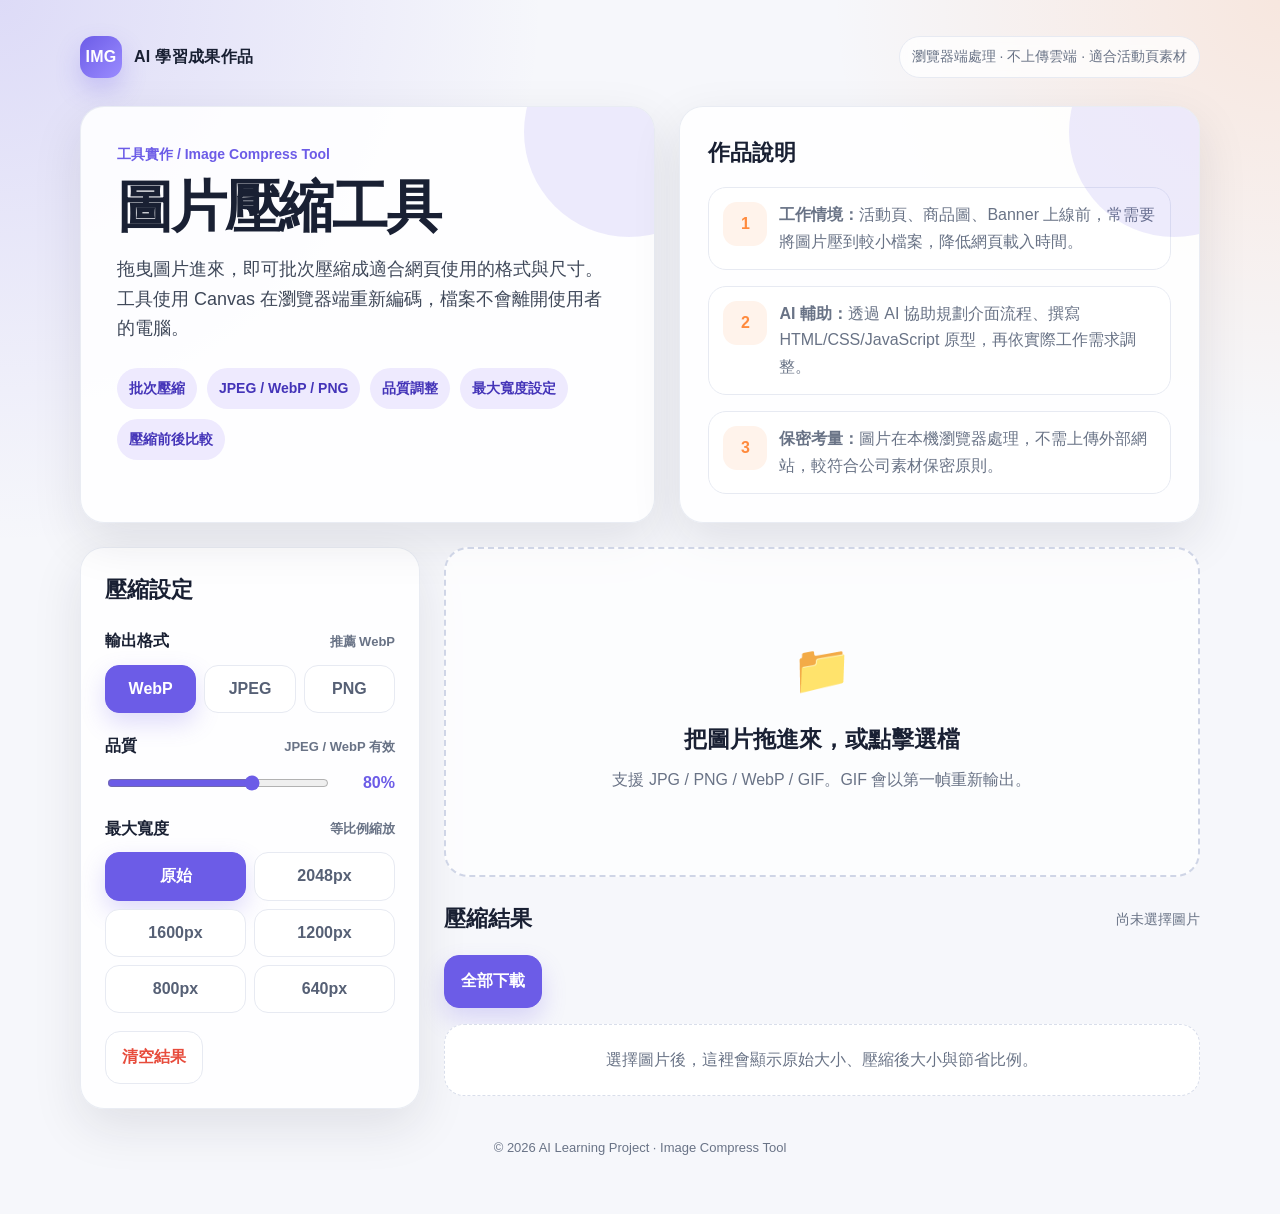
<file: image-compress.html>
<!doctype html>
<html lang="zh-Hant">
<head>
  <meta charset="utf-8" />
  <meta name="viewport" content="width=device-width, initial-scale=1" />
  <title>AI 學習成果｜圖片壓縮工具</title>
  <meta name="description" content="一個給設計與行銷工作使用的瀏覽器端圖片壓縮工具，可批次壓縮圖片、調整輸出格式、品質與最大寬度。" />
  <style>
    :root{
      --bg:#f6f7fb;
      --card:#ffffff;
      --text:#192033;
      --muted:#697386;
      --line:#e7eaf2;
      --primary:#6c5ce7;
      --primary-dark:#5140d8;
      --primary-soft:#eeeafe;
      --accent:#ff8a3d;
      --success:#0b9f6a;
      --danger:#e74c3c;
      --shadow:0 18px 50px rgba(25,32,51,.10);
      --radius:24px;
    }
    *{box-sizing:border-box}
    body{
      margin:0;
      font-family:-apple-system,BlinkMacSystemFont,"Segoe UI","Noto Sans TC","PingFang TC",Arial,sans-serif;
      color:var(--text);
      background:
        radial-gradient(circle at top left, rgba(108,92,231,.18), transparent 34rem),
        radial-gradient(circle at top right, rgba(255,138,61,.15), transparent 28rem),
        var(--bg);
      line-height:1.65;
    }
    a{color:inherit}
    .wrap{width:min(1120px, calc(100% - 32px)); margin:0 auto; padding:36px 0 56px;}
    .topbar{display:flex; justify-content:space-between; align-items:center; gap:16px; margin-bottom:28px;}
    .brand{display:flex; align-items:center; gap:12px; font-weight:800; letter-spacing:.02em;}
    .logo{width:42px; height:42px; border-radius:14px; display:grid; place-items:center; background:linear-gradient(135deg,var(--primary),#9b8cff); color:#fff; box-shadow:0 12px 24px rgba(108,92,231,.25);}
    .badge{display:inline-flex; align-items:center; gap:8px; padding:8px 12px; border-radius:999px; background:rgba(255,255,255,.75); border:1px solid var(--line); color:var(--muted); font-size:14px; backdrop-filter:blur(8px);}
    .hero{display:grid; grid-template-columns:1.05fr .95fr; gap:24px; align-items:stretch;}
    .hero-card,.panel,.note{background:rgba(255,255,255,.88); border:1px solid rgba(231,234,242,.9); border-radius:var(--radius); box-shadow:var(--shadow);}
    .hero-card{padding:36px; position:relative; overflow:hidden;}
    .hero-card:after{content:""; position:absolute; right:-80px; top:-80px; width:210px; height:210px; border-radius:50%; background:rgba(108,92,231,.12);}
    .kicker{font-size:14px; color:var(--primary); font-weight:800; margin-bottom:12px;}
    h1{font-size:clamp(34px,5vw,56px); line-height:1.05; margin:0 0 18px; letter-spacing:-.04em;}
    .lead{font-size:18px; color:#3f4859; margin:0 0 24px; max-width:650px;}
    .features{display:flex; flex-wrap:wrap; gap:10px; margin:24px 0 0; padding:0; list-style:none;}
    .features li{padding:9px 12px; border-radius:999px; background:var(--primary-soft); color:#4434b8; font-weight:700; font-size:14px;}
    .summary{padding:28px; display:grid; gap:16px;}
    .summary h2,.panel h2,.note h2{margin:0; font-size:22px;}
    .summary p{margin:0; color:var(--muted);}
    .metric{display:grid; grid-template-columns:44px 1fr; gap:12px; align-items:start; padding:14px; border-radius:18px; background:#fff; border:1px solid var(--line);}
    .metric i{width:44px; height:44px; border-radius:14px; display:grid; place-items:center; background:#fff3eb; color:var(--accent); font-style:normal; font-weight:900;}
    .main{display:grid; grid-template-columns:340px 1fr; gap:24px; margin-top:24px;}
    .panel{padding:24px;}
    .control{margin-top:20px;}
    .control label{display:flex; justify-content:space-between; align-items:center; margin-bottom:10px; font-weight:800;}
    .hint{font-size:13px; color:var(--muted); font-weight:600;}
    .seg{display:grid; grid-template-columns:repeat(3,1fr); gap:8px;}
    .seg button,.size-grid button,.btn{appearance:none; border:0; cursor:pointer; font:inherit;}
    .seg button,.size-grid button{padding:10px 12px; border-radius:14px; background:#fff; border:1px solid var(--line); color:#566075; font-weight:800; transition:.18s;}
    .seg button.active,.size-grid button.active{background:var(--primary); color:#fff; border-color:var(--primary); box-shadow:0 10px 24px rgba(108,92,231,.22);}
    .range-row{display:flex; align-items:center; gap:12px;}
    input[type="range"]{width:100%; accent-color:var(--primary);}
    .quality-number{min-width:52px; text-align:right; font-weight:900; color:var(--primary);}
    .size-grid{display:grid; grid-template-columns:repeat(2,1fr); gap:8px;}
    .dropzone{margin-top:0; min-height:330px; border:2px dashed #cfd5e6; border-radius:var(--radius); background:rgba(255,255,255,.70); display:grid; place-items:center; text-align:center; padding:28px; transition:.2s; position:relative; overflow:hidden;}
    .dropzone.dragover{border-color:var(--primary); background:var(--primary-soft); transform:translateY(-2px);}
    .dropzone input{position:absolute; inset:0; opacity:0; cursor:pointer;}
    .upload-icon{font-size:48px; margin-bottom:12px;}
    .dropzone strong{font-size:23px; display:block; margin-bottom:8px;}
    .dropzone span{color:var(--muted);}
    .actions{display:flex; gap:10px; flex-wrap:wrap; margin-top:18px;}
    .btn{display:inline-flex; align-items:center; justify-content:center; gap:8px; padding:12px 16px; border-radius:15px; font-weight:900; background:#fff; border:1px solid var(--line); color:#333d52; text-decoration:none;}
    .btn.primary{background:var(--primary); color:#fff; border-color:var(--primary); box-shadow:0 12px 25px rgba(108,92,231,.22);}
    .btn.primary:hover{background:var(--primary-dark)}
    .btn.danger{color:var(--danger)}
    .result-head{display:flex; justify-content:space-between; align-items:center; gap:12px; margin-top:24px;}
    .result-head h2{margin:0; font-size:22px;}
    .stats{color:var(--muted); font-size:14px;}
    .list{display:grid; gap:12px; margin-top:16px;}
    .item{display:grid; grid-template-columns:78px 1fr auto; gap:14px; align-items:center; padding:12px; border-radius:20px; background:#fff; border:1px solid var(--line);}
    .thumb{width:78px; height:78px; border-radius:16px; object-fit:cover; background:#f0f2f7; border:1px solid var(--line);}
    .item h3{margin:0 0 4px; font-size:15px; line-height:1.35; word-break:break-all;}
    .meta{font-size:13px; color:var(--muted); display:flex; flex-wrap:wrap; gap:8px 12px;}
    .saving{font-weight:900; color:var(--success);}
    .empty{padding:22px; border-radius:20px; background:#fff; border:1px dashed #d9deeb; color:var(--muted); text-align:center;}
    .note{margin-top:24px; padding:26px;}
    .note-grid{display:grid; grid-template-columns:repeat(3,1fr); gap:14px; margin-top:16px;}
    .note-card{padding:16px; border:1px solid var(--line); border-radius:18px; background:#fff;}
    .note-card h3{margin:0 0 6px; font-size:16px;}
    .note-card p{margin:0; color:var(--muted); font-size:14px;}
    footer{margin-top:28px; color:var(--muted); text-align:center; font-size:13px;}
    @media (max-width:900px){.hero,.main{grid-template-columns:1fr}.main{gap:18px}.summary{order:2}.note-grid{grid-template-columns:1fr}.item{grid-template-columns:64px 1fr}.thumb{width:64px;height:64px}.item .btn{grid-column:1/-1}.topbar{align-items:flex-start; flex-direction:column}}
  </style>
</head>
<body>
  <div class="wrap">
    <header class="topbar">
      <div class="brand"><div class="logo">IMG</div><span>AI 學習成果作品</span></div>
      <div class="badge">瀏覽器端處理 · 不上傳雲端 · 適合活動頁素材</div>
    </header>

    <section class="hero">
      <div class="hero-card">
        <div class="kicker">工具實作 / Image Compress Tool</div>
        <h1>圖片壓縮工具</h1>
        <p class="lead">拖曳圖片進來，即可批次壓縮成適合網頁使用的格式與尺寸。工具使用 Canvas 在瀏覽器端重新編碼，檔案不會離開使用者的電腦。</p>
        <ul class="features">
          <li>批次壓縮</li>
          <li>JPEG / WebP / PNG</li>
          <li>品質調整</li>
          <li>最大寬度設定</li>
          <li>壓縮前後比較</li>
        </ul>
      </div>
      <aside class="summary hero-card">
        <h2>作品說明</h2>
        <div class="metric"><i>1</i><p><strong>工作情境：</strong>活動頁、商品圖、Banner 上線前，常需要將圖片壓到較小檔案，降低網頁載入時間。</p></div>
        <div class="metric"><i>2</i><p><strong>AI 輔助：</strong>透過 AI 協助規劃介面流程、撰寫 HTML/CSS/JavaScript 原型，再依實際工作需求調整。</p></div>
        <div class="metric"><i>3</i><p><strong>保密考量：</strong>圖片在本機瀏覽器處理，不需上傳外部網站，較符合公司素材保密原則。</p></div>
      </aside>
    </section>

    <main class="main">
      <aside class="panel">
        <h2>壓縮設定</h2>
        <div class="control">
          <label>輸出格式 <span class="hint">推薦 WebP</span></label>
          <div class="seg" id="formatGroup">
            <button class="active" data-format="image/webp">WebP</button>
            <button data-format="image/jpeg">JPEG</button>
            <button data-format="image/png">PNG</button>
          </div>
        </div>
        <div class="control">
          <label>品質 <span class="hint">JPEG / WebP 有效</span></label>
          <div class="range-row">
            <input id="quality" type="range" min="40" max="100" value="80" />
            <span class="quality-number" id="qualityText">80%</span>
          </div>
        </div>
        <div class="control">
          <label>最大寬度 <span class="hint">等比例縮放</span></label>
          <div class="size-grid" id="widthGroup">
            <button class="active" data-width="0">原始</button>
            <button data-width="2048">2048px</button>
            <button data-width="1600">1600px</button>
            <button data-width="1200">1200px</button>
            <button data-width="800">800px</button>
            <button data-width="640">640px</button>
          </div>
        </div>
        <div class="actions">
          <button class="btn danger" id="clearBtn">清空結果</button>
        </div>
      </aside>

      <section>
        <div class="dropzone" id="dropzone">
          <input id="fileInput" type="file" accept="image/*" multiple />
          <div>
            <div class="upload-icon">📁</div>
            <strong>把圖片拖進來，或點擊選檔</strong>
            <span>支援 JPG / PNG / WebP / GIF。GIF 會以第一幀重新輸出。</span>
          </div>
        </div>
        <div class="result-head">
          <h2>壓縮結果</h2>
          <div class="stats" id="stats">尚未選擇圖片</div>
        </div>
        <div class="actions">
          <button class="btn primary" id="downloadAllBtn">全部下載</button>
        </div>
        <div class="list" id="resultList">
          <div class="empty">選擇圖片後，這裡會顯示原始大小、壓縮後大小與節省比例。</div>
        </div>
      </section>
    </main>

    <footer>© 2026 AI Learning Project · Image Compress Tool</footer>
  </div>

  <script>
    const fileInput = document.getElementById('fileInput');
    const dropzone = document.getElementById('dropzone');
    const resultList = document.getElementById('resultList');
    const stats = document.getElementById('stats');
    const quality = document.getElementById('quality');
    const qualityText = document.getElementById('qualityText');
    const clearBtn = document.getElementById('clearBtn');
    const downloadAllBtn = document.getElementById('downloadAllBtn');
    const formatGroup = document.getElementById('formatGroup');
    const widthGroup = document.getElementById('widthGroup');

    let outputFormat = 'image/webp';
    let maxWidth = 0;
    let results = [];

    quality.addEventListener('input', () => qualityText.textContent = quality.value + '%');

    formatGroup.addEventListener('click', (e) => {
      if (!e.target.dataset.format) return;
      outputFormat = e.target.dataset.format;
      [...formatGroup.children].forEach(btn => btn.classList.toggle('active', btn === e.target));
    });

    widthGroup.addEventListener('click', (e) => {
      if (!e.target.dataset.width) return;
      maxWidth = Number(e.target.dataset.width);
      [...widthGroup.children].forEach(btn => btn.classList.toggle('active', btn === e.target));
    });

    ['dragenter','dragover'].forEach(type => {
      dropzone.addEventListener(type, (e) => { e.preventDefault(); dropzone.classList.add('dragover'); });
    });
    ['dragleave','drop'].forEach(type => {
      dropzone.addEventListener(type, (e) => { e.preventDefault(); dropzone.classList.remove('dragover'); });
    });
    dropzone.addEventListener('drop', (e) => handleFiles(e.dataTransfer.files));
    fileInput.addEventListener('change', (e) => handleFiles(e.target.files));
    clearBtn.addEventListener('click', clearResults);
    downloadAllBtn.addEventListener('click', downloadAll);

    async function handleFiles(fileList){
      const files = [...fileList].filter(file => file.type.startsWith('image/'));
      if (!files.length) return;
      if (results.length === 0) resultList.innerHTML = '';
      for (const file of files){
        try{
          const compressed = await compressImage(file);
          results.push(compressed);
          renderItem(compressed);
          updateStats();
        }catch(err){
          console.error(err);
          alert(file.name + ' 處理失敗，請換一張圖片試試看。');
        }
      }
      fileInput.value = '';
    }

    function compressImage(file){
      return new Promise((resolve, reject) => {
        const img = new Image();
        const src = URL.createObjectURL(file);
        img.onload = () => {
          const ratio = maxWidth && img.width > maxWidth ? maxWidth / img.width : 1;
          const canvas = document.createElement('canvas');
          canvas.width = Math.round(img.width * ratio);
          canvas.height = Math.round(img.height * ratio);
          const ctx = canvas.getContext('2d');
          ctx.drawImage(img, 0, 0, canvas.width, canvas.height);
          const mime = outputFormat;
          const q = Number(quality.value) / 100;
          canvas.toBlob((blob) => {
            URL.revokeObjectURL(src);
            if (!blob) return reject(new Error('Canvas export failed'));
            const ext = mime.split('/')[1].replace('jpeg','jpg');
            const baseName = file.name.replace(/\.[^.]+$/, '');
            const newName = `${baseName}-compressed.${ext}`;
            const saving = file.size ? Math.round((1 - blob.size / file.size) * 100) : 0;
            resolve({
              id: crypto.randomUUID ? crypto.randomUUID() : String(Date.now() + Math.random()),
              originalName: file.name,
              name: newName,
              originalSize: file.size,
              newSize: blob.size,
              saving,
              width: canvas.width,
              height: canvas.height,
              blob,
              url: URL.createObjectURL(blob),
              preview: canvas.toDataURL('image/jpeg', .72)
            });
          }, mime, mime === 'image/png' ? undefined : q);
        };
        img.onerror = () => reject(new Error('Image load failed'));
        img.src = src;
      });
    }

    function renderItem(item){
      const div = document.createElement('div');
      div.className = 'item';
      div.innerHTML = `
        <img class="thumb" src="${item.preview}" alt="${escapeHtml(item.originalName)} 預覽">
        <div>
          <h3>${escapeHtml(item.originalName)}</h3>
          <div class="meta">
            <span>原始 ${formatBytes(item.originalSize)}</span>
            <span>壓縮後 ${formatBytes(item.newSize)}</span>
            <span>${item.width} × ${item.height}px</span>
            <span class="saving">${item.saving >= 0 ? '節省 ' + item.saving + '%' : '增加 ' + Math.abs(item.saving) + '%'}</span>
          </div>
        </div>
        <a class="btn primary" href="${item.url}" download="${escapeHtml(item.name)}">下載</a>
      `;
      resultList.prepend(div);
    }

    function updateStats(){
      const original = results.reduce((sum, item) => sum + item.originalSize, 0);
      const compressed = results.reduce((sum, item) => sum + item.newSize, 0);
      const saving = original ? Math.round((1 - compressed / original) * 100) : 0;
      stats.textContent = `${results.length} 張圖片｜${formatBytes(original)} → ${formatBytes(compressed)}｜總節省 ${saving}%`;
    }

    function clearResults(){
      results.forEach(item => URL.revokeObjectURL(item.url));
      results = [];
      resultList.innerHTML = '<div class="empty">選擇圖片後，這裡會顯示原始大小、壓縮後大小與節省比例。</div>';
      stats.textContent = '尚未選擇圖片';
    }

    function downloadAll(){
      if (!results.length) return alert('尚未有可下載的壓縮結果。');
      results.forEach((item, index) => {
        setTimeout(() => {
          const a = document.createElement('a');
          a.href = item.url;
          a.download = item.name;
          document.body.appendChild(a);
          a.click();
          a.remove();
        }, index * 250);
      });
    }

    function formatBytes(bytes){
      if (bytes === 0) return '0 B';
      const units = ['B','KB','MB','GB'];
      const i = Math.floor(Math.log(bytes) / Math.log(1024));
      return `${(bytes / Math.pow(1024, i)).toFixed(i === 0 ? 0 : 1)} ${units[i]}`;
    }

    function escapeHtml(str){
      return String(str).replace(/[&<>'"]/g, char => ({'&':'&amp;','<':'&lt;','>':'&gt;',"'":'&#39;','"':'&quot;'}[char]));
    }
  </script>
</body>
</html>
</file>
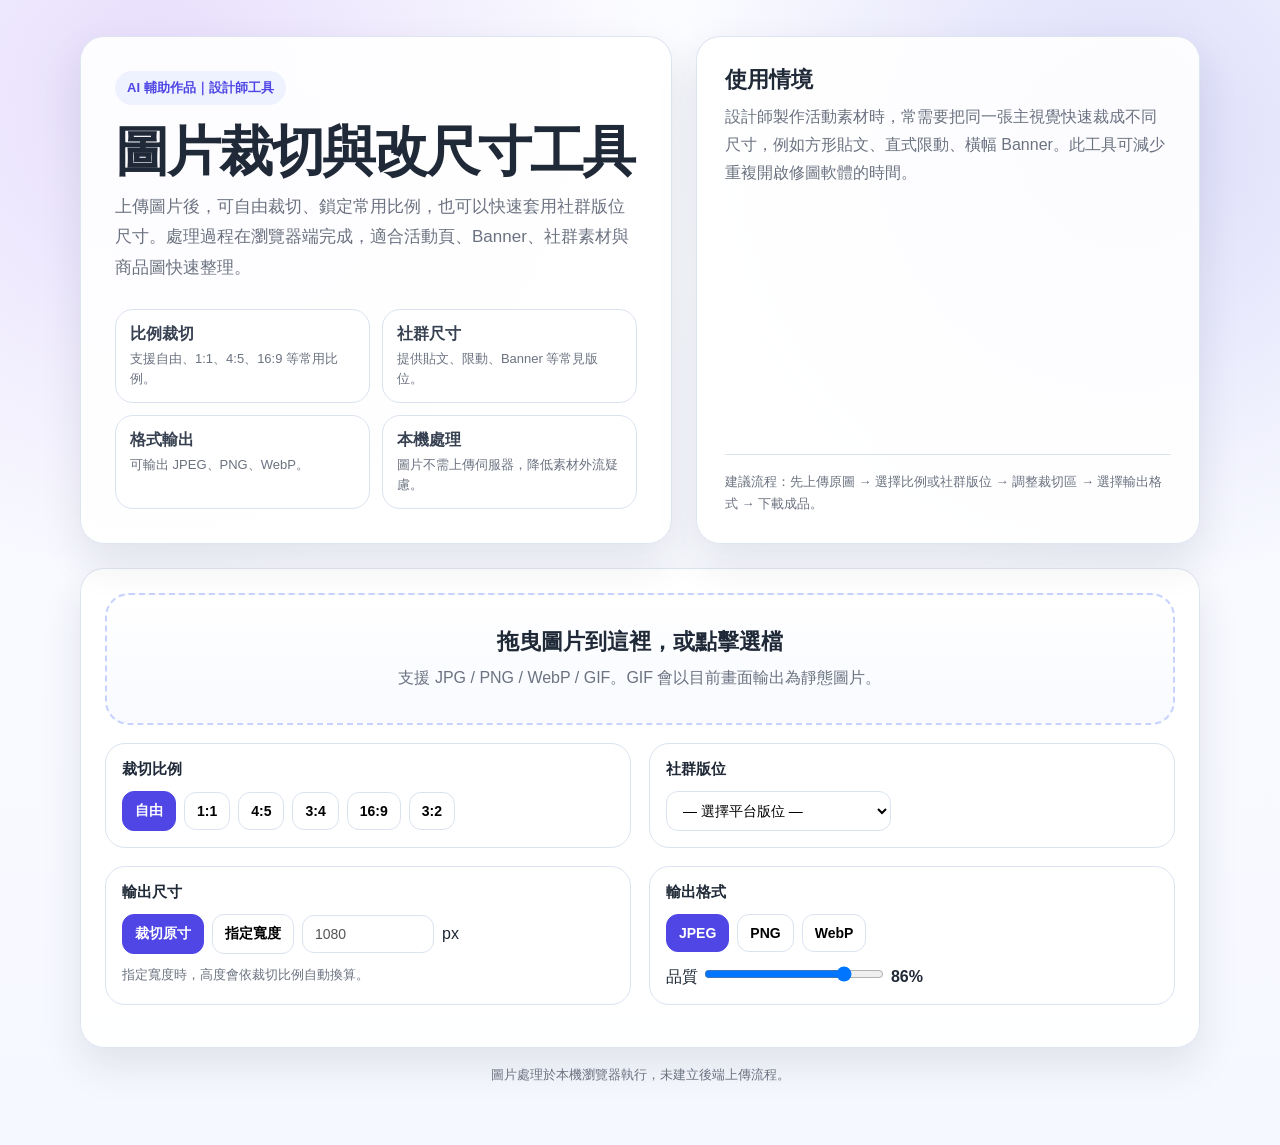
<file: image-crop.html>
<!doctype html>
<html lang="zh-Hant">
<head>
  <meta charset="utf-8" />
  <meta name="viewport" content="width=device-width, initial-scale=1" />
  <title>圖片裁切與改尺寸工具</title>
  <style>
    :root{
      --bg:#f6f8ff;
      --card:#ffffff;
      --ink:#1f2937;
      --muted:#6b7280;
      --line:#dbe3f0;
      --main:#4f46e5;
      --main-2:#7c3aed;
      --soft:#eef2ff;
      --ok:#059669;
      --warn:#f59e0b;
      --radius:24px;
      --shadow:0 18px 40px rgba(31,41,55,.10);
    }
    *{box-sizing:border-box}
    body{
      margin:0;
      font-family:-apple-system,BlinkMacSystemFont,"Segoe UI","Noto Sans TC","Microsoft JhengHei",Arial,sans-serif;
      color:var(--ink);
      background:
        radial-gradient(circle at 12% 8%, rgba(124,58,237,.16), transparent 32%),
        radial-gradient(circle at 88% 12%, rgba(79,70,229,.18), transparent 30%),
        linear-gradient(180deg,#fbfcff 0%,var(--bg) 100%);
      min-height:100vh;
    }
    .wrap{width:min(1120px,calc(100% - 32px));margin:auto;padding:36px 0 48px}
    .hero{display:grid;grid-template-columns:1.08fr .92fr;gap:24px;align-items:stretch;margin-bottom:24px}
    .panel,.tool-card{background:rgba(255,255,255,.9);border:1px solid rgba(219,227,240,.9);border-radius:var(--radius);box-shadow:var(--shadow)}
    .panel{padding:34px;position:relative;overflow:hidden}
    .badge{display:inline-flex;align-items:center;gap:8px;padding:8px 12px;border-radius:999px;background:var(--soft);color:var(--main);font-weight:800;font-size:13px}
    h1{margin:18px 0 12px;font-size:clamp(30px,5vw,54px);line-height:1.05;letter-spacing:-.04em}
    .lead{font-size:17px;line-height:1.8;color:var(--muted);margin:0;max-width:680px}
    .feature-list{display:grid;grid-template-columns:repeat(2,minmax(0,1fr));gap:12px;margin-top:26px}
    .feature{padding:14px;border-radius:18px;background:#fff;border:1px solid var(--line);font-weight:700;color:#374151}
    .feature span{display:block;margin-top:4px;font-size:13px;font-weight:500;color:var(--muted);line-height:1.5}
    .side-note{padding:28px;display:flex;flex-direction:column;justify-content:space-between;gap:20px}
    .note-title{font-weight:900;font-size:22px;margin:0 0 8px}.note-text{margin:0;color:var(--muted);line-height:1.75}.mini{font-size:13px;color:var(--muted);line-height:1.7;border-top:1px solid var(--line);padding-top:16px}
    .tool-card{padding:24px}.toolbar{display:grid;grid-template-columns:1fr 1fr;gap:18px;margin-bottom:18px}.control-box{border:1px solid var(--line);border-radius:20px;padding:16px;background:#fff}.control-title{margin:0 0 12px;font-weight:900;font-size:15px}.row{display:flex;flex-wrap:wrap;gap:8px;align-items:center}.btn,.chip,select,input[type="number"]{border:1px solid var(--line);background:#fff;border-radius:12px;padding:10px 12px;font:inherit;font-size:14px}.btn,.chip{cursor:pointer;font-weight:800}.btn:hover,.chip:hover{border-color:var(--main);color:var(--main)}.chip.active{background:var(--main);border-color:var(--main);color:#fff}.primary{border:0;background:linear-gradient(135deg,var(--main),var(--main-2));color:#fff;padding:12px 18px}.primary:hover{color:#fff;filter:brightness(1.04)}.secondary{background:#f9fafb}select{min-width:180px}input[type="number"]{width:132px}.upload{border:2px dashed #c7d2fe;border-radius:24px;background:linear-gradient(180deg,#fff,#f8faff);padding:32px;text-align:center;cursor:pointer;margin-bottom:18px}.upload.drag{background:#eef2ff;border-color:var(--main)}.upload strong{display:block;font-size:22px;margin-bottom:8px}.upload p{margin:0;color:var(--muted);line-height:1.6}.workspace{display:none;grid-template-columns:minmax(0,1.2fr) minmax(280px,.8fr);gap:20px;align-items:start}.canvas-wrap{background:#111827;border-radius:24px;padding:16px;overflow:auto;min-height:420px;display:flex;align-items:center;justify-content:center}.stage{position:relative;display:inline-block;line-height:0;user-select:none}.stage img{max-width:min(100%,720px);max-height:620px;display:block}.shade{position:absolute;background:rgba(0,0,0,.48);pointer-events:none}.crop-box{position:absolute;border:2px solid #fff;box-shadow:0 0 0 1px rgba(79,70,229,.7),0 0 30px rgba(0,0,0,.5);cursor:move}.crop-box:before,.crop-box:after{content:"";position:absolute;background:rgba(255,255,255,.75)}.crop-box:before{left:33.33%;top:0;width:1px;height:100%;box-shadow:calc(var(--cw, 100px) / 3) 0 0 rgba(255,255,255,.75)}.crop-box:after{left:0;top:33.33%;height:1px;width:100%;box-shadow:0 calc(var(--ch, 100px) / 3) 0 rgba(255,255,255,.75)}.handle{position:absolute;width:14px;height:14px;border-radius:50%;background:#fff;border:2px solid var(--main);right:-8px;bottom:-8px;cursor:nwse-resize}.result{border:1px solid var(--line);border-radius:24px;background:#fff;padding:18px}.preview{height:260px;border-radius:18px;background:#f3f4f6;border:1px solid var(--line);display:flex;align-items:center;justify-content:center;overflow:hidden;margin-bottom:14px}.preview img{max-width:100%;max-height:100%;display:block}.info{display:grid;grid-template-columns:1fr 1fr;gap:10px;margin:12px 0 16px}.stat{background:#f9fafb;border:1px solid var(--line);border-radius:16px;padding:12px}.stat b{display:block;font-size:13px;color:var(--muted);margin-bottom:5px}.stat span{font-weight:900}.actions{display:flex;gap:10px;flex-wrap:wrap}.hidden{display:none!important}.hint{font-size:13px;color:var(--muted);line-height:1.7;margin-top:10px}.quality-line{margin-top:12px}.quality-line input{width:180px}.footer{margin-top:18px;text-align:center;color:var(--muted);font-size:13px}
    @media (max-width:860px){.hero,.workspace{grid-template-columns:1fr}.toolbar{grid-template-columns:1fr}.feature-list{grid-template-columns:1fr}.panel{padding:24px}.tool-card{padding:18px}.canvas-wrap{min-height:320px}.stage img{max-width:100%;max-height:460px}.preview{height:220px}}
  </style>
</head>
<body>
  <main class="wrap">
    <section class="hero">
      <div class="panel">
        <span class="badge">AI 輔助作品｜設計師工具</span>
        <h1>圖片裁切與改尺寸工具</h1>
        <p class="lead">上傳圖片後，可自由裁切、鎖定常用比例，也可以快速套用社群版位尺寸。處理過程在瀏覽器端完成，適合活動頁、Banner、社群素材與商品圖快速整理。</p>
        <div class="feature-list">
          <div class="feature">比例裁切<span>支援自由、1:1、4:5、16:9 等常用比例。</span></div>
          <div class="feature">社群尺寸<span>提供貼文、限動、Banner 等常見版位。</span></div>
          <div class="feature">格式輸出<span>可輸出 JPEG、PNG、WebP。</span></div>
          <div class="feature">本機處理<span>圖片不需上傳伺服器，降低素材外流疑慮。</span></div>
        </div>
      </div>
      <div class="panel side-note">
        <div>
          <p class="note-title">使用情境</p>
          <p class="note-text">設計師製作活動素材時，常需要把同一張主視覺快速裁成不同尺寸，例如方形貼文、直式限動、橫幅 Banner。此工具可減少重複開啟修圖軟體的時間。</p>
        </div>
        <div class="mini">建議流程：先上傳原圖 → 選擇比例或社群版位 → 調整裁切區 → 選擇輸出格式 → 下載成品。</div>
      </div>
    </section>

    <section class="tool-card">
      <div class="upload" id="uploadArea">
        <strong>拖曳圖片到這裡，或點擊選檔</strong>
        <p>支援 JPG / PNG / WebP / GIF。GIF 會以目前畫面輸出為靜態圖片。</p>
        <input id="fileInput" class="hidden" type="file" accept="image/*">
      </div>

      <div class="toolbar">
        <div class="control-box">
          <p class="control-title">裁切比例</p>
          <div class="row" id="ratioBtns">
            <button class="chip active" data-ratio="free">自由</button>
            <button class="chip" data-ratio="1">1:1</button>
            <button class="chip" data-ratio="0.8">4:5</button>
            <button class="chip" data-ratio="0.75">3:4</button>
            <button class="chip" data-ratio="1.7777778">16:9</button>
            <button class="chip" data-ratio="1.5">3:2</button>
          </div>
        </div>
        <div class="control-box">
          <p class="control-title">社群版位</p>
          <div class="row">
            <select id="presetSelect">
              <option value="">— 選擇平台版位 —</option>
              <option value="1080x1080">IG / FB 方形貼文 1080×1080</option>
              <option value="1080x1350">IG 直式貼文 1080×1350</option>
              <option value="1080x1920">限時動態 1080×1920</option>
              <option value="1200x628">廣告橫圖 1200×628</option>
              <option value="1200x300">網站 Banner 1200×300</option>
              <option value="1920x1080">桌機 KV 1920×1080</option>
            </select>
          </div>
        </div>
        <div class="control-box">
          <p class="control-title">輸出尺寸</p>
          <div class="row">
            <button class="chip active" id="sizeOriginal">裁切原寸</button>
            <button class="chip" id="sizeCustom">指定寬度</button>
            <input type="number" id="widthInput" min="100" step="10" value="1080" disabled> px
          </div>
          <div class="hint">指定寬度時，高度會依裁切比例自動換算。</div>
        </div>
        <div class="control-box">
          <p class="control-title">輸出格式</p>
          <div class="row" id="formatBtns">
            <button class="chip active" data-format="image/jpeg">JPEG</button>
            <button class="chip" data-format="image/png">PNG</button>
            <button class="chip" data-format="image/webp">WebP</button>
          </div>
          <div class="quality-line">
            品質 <input id="qualityInput" type="range" min="0.5" max="0.95" step="0.01" value="0.86"> <b id="qualityValue">86%</b>
          </div>
        </div>
      </div>

      <div class="workspace" id="workspace">
        <div class="canvas-wrap">
          <div class="stage" id="stage">
            <img id="sourceImg" alt="待裁切圖片">
            <div class="shade" id="shadeTop"></div><div class="shade" id="shadeLeft"></div><div class="shade" id="shadeRight"></div><div class="shade" id="shadeBottom"></div>
            <div class="crop-box" id="cropBox"><span class="handle" id="handle"></span></div>
          </div>
        </div>
        <aside class="result">
          <div class="preview" id="preview"><span class="hint">完成裁切後會在這裡預覽</span></div>
          <div class="info">
            <div class="stat"><b>裁切區域</b><span id="cropInfo">—</span></div>
            <div class="stat"><b>輸出尺寸</b><span id="outputInfo">—</span></div>
          </div>
          <div class="actions">
            <button class="btn primary" id="downloadBtn">下載圖片</button>
            <button class="btn secondary" id="resetBtn">重設裁切</button>
            <button class="btn secondary" id="changeBtn">更換圖片</button>
          </div>
          <p class="hint">提示：拖曳白色裁切框可移動範圍，拉右下角圓點可調整大小。</p>
        </aside>
      </div>
    </section>

    <p class="footer">圖片處理於本機瀏覽器執行，未建立後端上傳流程。</p>
  </main>

  <script>
    const uploadArea = document.getElementById('uploadArea');
    const fileInput = document.getElementById('fileInput');
    const workspace = document.getElementById('workspace');
    const sourceImg = document.getElementById('sourceImg');
    const stage = document.getElementById('stage');
    const cropBox = document.getElementById('cropBox');
    const handle = document.getElementById('handle');
    const shades = ['shadeTop','shadeLeft','shadeRight','shadeBottom'].map(id=>document.getElementById(id));
    const cropInfo = document.getElementById('cropInfo');
    const outputInfo = document.getElementById('outputInfo');
    const preview = document.getElementById('preview');
    const presetSelect = document.getElementById('presetSelect');
    const widthInput = document.getElementById('widthInput');
    const qualityInput = document.getElementById('qualityInput');
    const qualityValue = document.getElementById('qualityValue');
    let imgNatural = {w:0,h:0};
    let crop = {x:40,y:40,w:240,h:240};
    let ratio = 'free';
    let outputFormat = 'image/jpeg';
    let customWidth = false;
    let presetSize = null;
    let dragMode = null;
    let start = {};

    uploadArea.addEventListener('click',()=>fileInput.click());
    uploadArea.addEventListener('dragover',e=>{e.preventDefault();uploadArea.classList.add('drag')});
    uploadArea.addEventListener('dragleave',()=>uploadArea.classList.remove('drag'));
    uploadArea.addEventListener('drop',e=>{e.preventDefault();uploadArea.classList.remove('drag'); if(e.dataTransfer.files[0]) loadFile(e.dataTransfer.files[0]);});
    fileInput.addEventListener('change',e=>{ if(e.target.files[0]) loadFile(e.target.files[0]); });

    function loadFile(file){
      if(!file.type.startsWith('image/')) return alert('請選擇圖片檔');
      const reader = new FileReader();
      reader.onload = e => { sourceImg.src = e.target.result; };
      reader.readAsDataURL(file);
    }
    sourceImg.onload = () => {
      imgNatural = {w:sourceImg.naturalWidth,h:sourceImg.naturalHeight};
      uploadArea.style.display = 'none';
      workspace.style.display = 'grid';
      requestAnimationFrame(resetCrop);
    };

    function bounds(){return {w:sourceImg.clientWidth,h:sourceImg.clientHeight};}
    function resetCrop(){
      const b = bounds();
      let w = b.w * .72, h = b.h * .72;
      const r = getCurrentRatio();
      if(r){
        if(w / h > r){ w = h * r; } else { h = w / r; }
      }
      crop = {x:(b.w-w)/2,y:(b.h-h)/2,w,h};
      clampCrop(); render();
    }
    function getCurrentRatio(){ return ratio === 'free' ? null : Number(ratio); }
    function clampCrop(){
      const b = bounds();
      crop.w = Math.max(40, Math.min(crop.w, b.w));
      crop.h = Math.max(40, Math.min(crop.h, b.h));
      crop.x = Math.max(0, Math.min(crop.x, b.w - crop.w));
      crop.y = Math.max(0, Math.min(crop.y, b.h - crop.h));
    }
    function render(){
      cropBox.style.left = crop.x + 'px'; cropBox.style.top = crop.y + 'px';
      cropBox.style.width = crop.w + 'px'; cropBox.style.height = crop.h + 'px';
      cropBox.style.setProperty('--cw', crop.w + 'px'); cropBox.style.setProperty('--ch', crop.h + 'px');
      const b = bounds();
      shades[0].style.cssText = `left:0;top:0;width:${b.w}px;height:${crop.y}px`;
      shades[1].style.cssText = `left:0;top:${crop.y}px;width:${crop.x}px;height:${crop.h}px`;
      shades[2].style.cssText = `left:${crop.x+crop.w}px;top:${crop.y}px;width:${b.w-crop.x-crop.w}px;height:${crop.h}px`;
      shades[3].style.cssText = `left:0;top:${crop.y+crop.h}px;width:${b.w}px;height:${b.h-crop.y-crop.h}px`;
      updateInfo(); generatePreview(false);
    }
    function outputSize(){
      const scale = imgNatural.w / bounds().w;
      const srcW = Math.round(crop.w * scale), srcH = Math.round(crop.h * scale);
      if(presetSize) return presetSize;
      if(customWidth){
        const w = Math.max(100, Number(widthInput.value)||srcW);
        return {w, h:Math.round(w * srcH / srcW)};
      }
      return {w:srcW,h:srcH};
    }
    function updateInfo(){
      const scale = imgNatural.w / bounds().w;
      const srcW = Math.round(crop.w * scale), srcH = Math.round(crop.h * scale);
      const out = outputSize();
      cropInfo.textContent = `${srcW} × ${srcH}px`;
      outputInfo.textContent = `${out.w} × ${out.h}px`;
    }
    function generateCanvas(){
      const scale = imgNatural.w / bounds().w;
      const sx = crop.x * scale, sy = crop.y * scale, sw = crop.w * scale, sh = crop.h * scale;
      const out = outputSize();
      const canvas = document.createElement('canvas');
      canvas.width = out.w; canvas.height = out.h;
      const ctx = canvas.getContext('2d');
      if(outputFormat === 'image/jpeg'){
        ctx.fillStyle = '#ffffff'; ctx.fillRect(0,0,canvas.width,canvas.height);
      }
      ctx.imageSmoothingQuality = 'high';
      ctx.drawImage(sourceImg, sx, sy, sw, sh, 0, 0, out.w, out.h);
      return canvas;
    }
    function generatePreview(){
      if(!sourceImg.src) return;
      const canvas = generateCanvas();
      const data = canvas.toDataURL(outputFormat, Number(qualityInput.value));
      preview.innerHTML = `<img src="${data}" alt="裁切預覽">`;
    }
    document.getElementById('downloadBtn').addEventListener('click',()=>{
      const canvas = generateCanvas();
      const ext = outputFormat.split('/')[1].replace('jpeg','jpg');
      canvas.toBlob(blob=>{
        const a = document.createElement('a');
        a.href = URL.createObjectURL(blob);
        a.download = `crop-output.${ext}`;
        a.click();
        URL.revokeObjectURL(a.href);
      }, outputFormat, Number(qualityInput.value));
    });
    document.getElementById('resetBtn').addEventListener('click', resetCrop);
    document.getElementById('changeBtn').addEventListener('click',()=>{fileInput.value='';fileInput.click();});

    document.getElementById('ratioBtns').addEventListener('click',e=>{
      const btn = e.target.closest('.chip'); if(!btn) return;
      document.querySelectorAll('#ratioBtns .chip').forEach(b=>b.classList.remove('active'));
      btn.classList.add('active'); ratio = btn.dataset.ratio; presetSize = null; presetSelect.value=''; resetCrop();
    });
    document.getElementById('formatBtns').addEventListener('click',e=>{
      const btn = e.target.closest('.chip'); if(!btn) return;
      document.querySelectorAll('#formatBtns .chip').forEach(b=>b.classList.remove('active'));
      btn.classList.add('active'); outputFormat = btn.dataset.format; generatePreview();
    });
    document.getElementById('sizeOriginal').addEventListener('click',()=>{customWidth=false;presetSize=null;widthInput.disabled=true;presetSelect.value='';toggleSizeBtns();updateInfo();generatePreview();});
    document.getElementById('sizeCustom').addEventListener('click',()=>{customWidth=true;presetSize=null;widthInput.disabled=false;presetSelect.value='';toggleSizeBtns();updateInfo();generatePreview();});
    function toggleSizeBtns(){document.getElementById('sizeOriginal').classList.toggle('active',!customWidth&&!presetSize);document.getElementById('sizeCustom').classList.toggle('active',customWidth&&!presetSize)}
    widthInput.addEventListener('input',()=>{updateInfo();generatePreview();});
    qualityInput.addEventListener('input',()=>{qualityValue.textContent = Math.round(qualityInput.value*100)+'%'; generatePreview();});
    presetSelect.addEventListener('change',()=>{
      if(!presetSelect.value) return;
      const [w,h]=presetSelect.value.split('x').map(Number);
      presetSize={w,h}; customWidth=false; widthInput.disabled=true; toggleSizeBtns();
      ratio = String(w/h);
      document.querySelectorAll('#ratioBtns .chip').forEach(b=>b.classList.remove('active'));
      resetCrop();
    });

    cropBox.addEventListener('pointerdown',e=>{ if(e.target===handle) return; dragMode='move'; begin(e); });
    handle.addEventListener('pointerdown',e=>{ dragMode='resize'; begin(e); e.stopPropagation(); });
    function begin(e){
      cropBox.setPointerCapture(e.pointerId);
      start={x:e.clientX,y:e.clientY,crop:{...crop}};
      window.addEventListener('pointermove',move);
      window.addEventListener('pointerup',end,{once:true});
    }
    function move(e){
      const dx=e.clientX-start.x, dy=e.clientY-start.y;
      if(dragMode==='move'){
        crop.x=start.crop.x+dx; crop.y=start.crop.y+dy;
      }else{
        const r=getCurrentRatio();
        let w=start.crop.w+dx, h=start.crop.h+dy;
        if(r){ h=w/r; }
        crop.w=w; crop.h=h;
      }
      clampCrop(); render();
    }
    function end(){window.removeEventListener('pointermove',move);dragMode=null;}
    window.addEventListener('resize',()=>{ if(sourceImg.src) resetCrop(); });
  </script>
</body>
</html>
</file>
